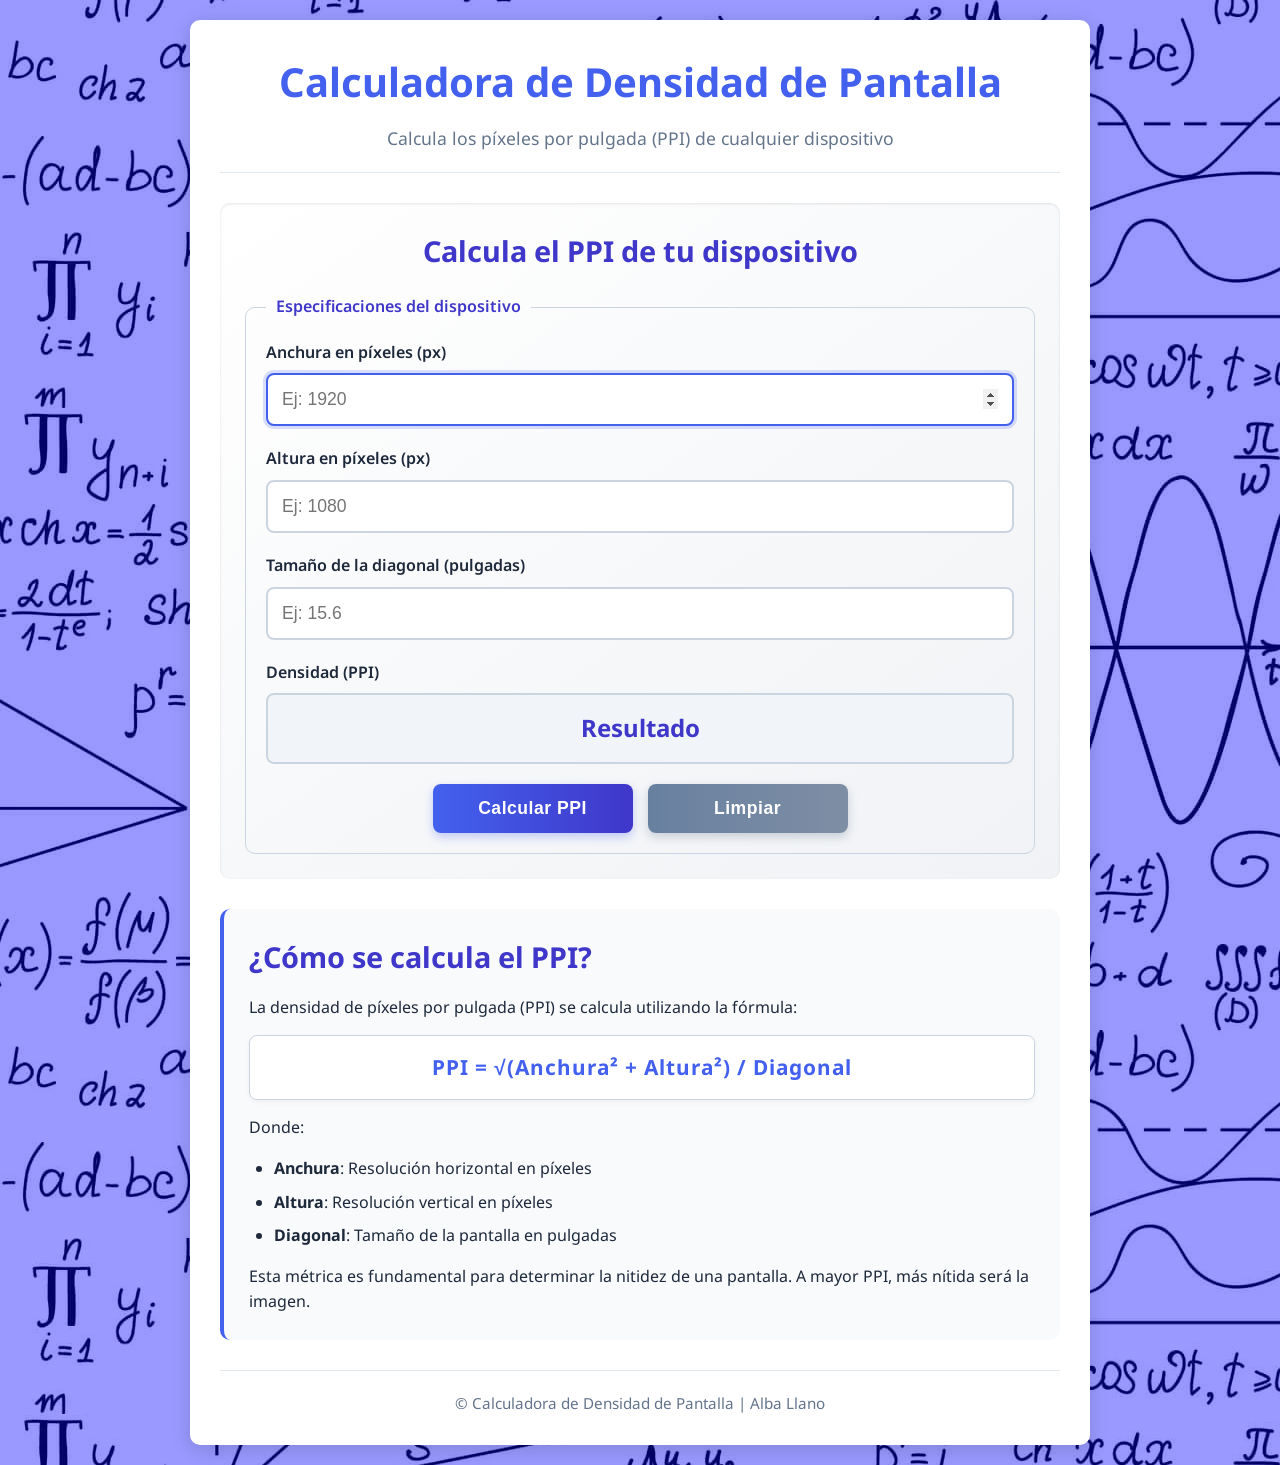
<file: calculadoraPx/index.html>
<!DOCTYPE html>
<html lang="es">
<head>
    <meta charset="UTF-8">
    <meta name="viewport" content="width=device-width, initial-scale=1.0">
    <title>Calculadora de Densidad de Pantalla</title>
    <link rel="stylesheet" href="style.css">
<style>
@import url('https://fonts.googleapis.com/css2?family=Noto+Sans:ital,wght@0,100..900;1,100..900&display=swap');
</style>
</head>
<body>
    <main class="container">
        <header><!--TITULO-->
            <h1>Calculadora de Densidad de Pantalla</h1>
            <p>Calcula los píxeles por pulgada (PPI) de cualquier dispositivo</p>
        </header>
       <!--CALCULADORA--> 
        <section class="calculator">
            <h2>Calcula el PPI de tu dispositivo</h2>
            <form id="ppi-form">
                <fieldset><!--agrupa elementos de un form-->
                    <legend>Especificaciones del dispositivo</legend>
                <!--legend titulo del fieldset--> 

                    <div class="input-group">
                        <label for="width">Anchura en píxeles (px)</label>
                        <input type="number" id="width" name="width" 
                               placeholder="Ej: 1920" min="1" required>
                    </div><!--min numero minimo y required para campo es obligatorio-->
                    
                    <div class="input-group">
                        <label for="height">Altura en píxeles (px)</label>
                        <input type="number" id="height" name="height" 
                               placeholder="Ej: 1080" min="1" required>
                    </div>
                    
                    <div class="input-group">
                        <label for="diagonal">Tamaño de la diagonal (pulgadas)</label>
                        <input type="number" id="diagonal" name="diagonal" 
                               placeholder="Ej: 15.6" min="1" step="0.1" required>
                    </div>
                    
                    <div class="result-group">
                        <label for="density">Densidad (PPI)</label>
                        <output id="density" name="density" for="width height diagonal">Resultado</output>
                    </div>
                    
                    <div class="button-group">
                        <button type="submit" class="btn-calculate">Calcular PPI</button>
                        <button type="reset" class="btn-clear">Limpiar</button>
                    </div>
                </fieldset>
            </form>
        </section>
        
        <!--INFO EXTRA-->
        <section class="info">
            <h2>¿Cómo se calcula el PPI?</h2>
            <p>La densidad de píxeles por pulgada (PPI) se calcula utilizando la fórmula:</p>
            <div class="formula">
                PPI = √(Anchura² + Altura²) / Diagonal
            </div>
            <p>Donde:</p>
            <ul>
                <li><strong>Anchura</strong>: Resolución horizontal en píxeles</li>
                <li><strong>Altura</strong>: Resolución vertical en píxeles</li>
                <li><strong>Diagonal</strong>: Tamaño de la pantalla en pulgadas</li>
            </ul>
            <p>Esta métrica es fundamental para determinar la nitidez de una pantalla. A mayor PPI, más nítida será la imagen.</p>
        </section>
        <!--FOOTER-->
        <footer>
            <p>© Calculadora de Densidad de Pantalla | Alba Llano</p>
        </footer>
    </main>
    
    <script src="script.js"></script>
</body>
</html>
</file>
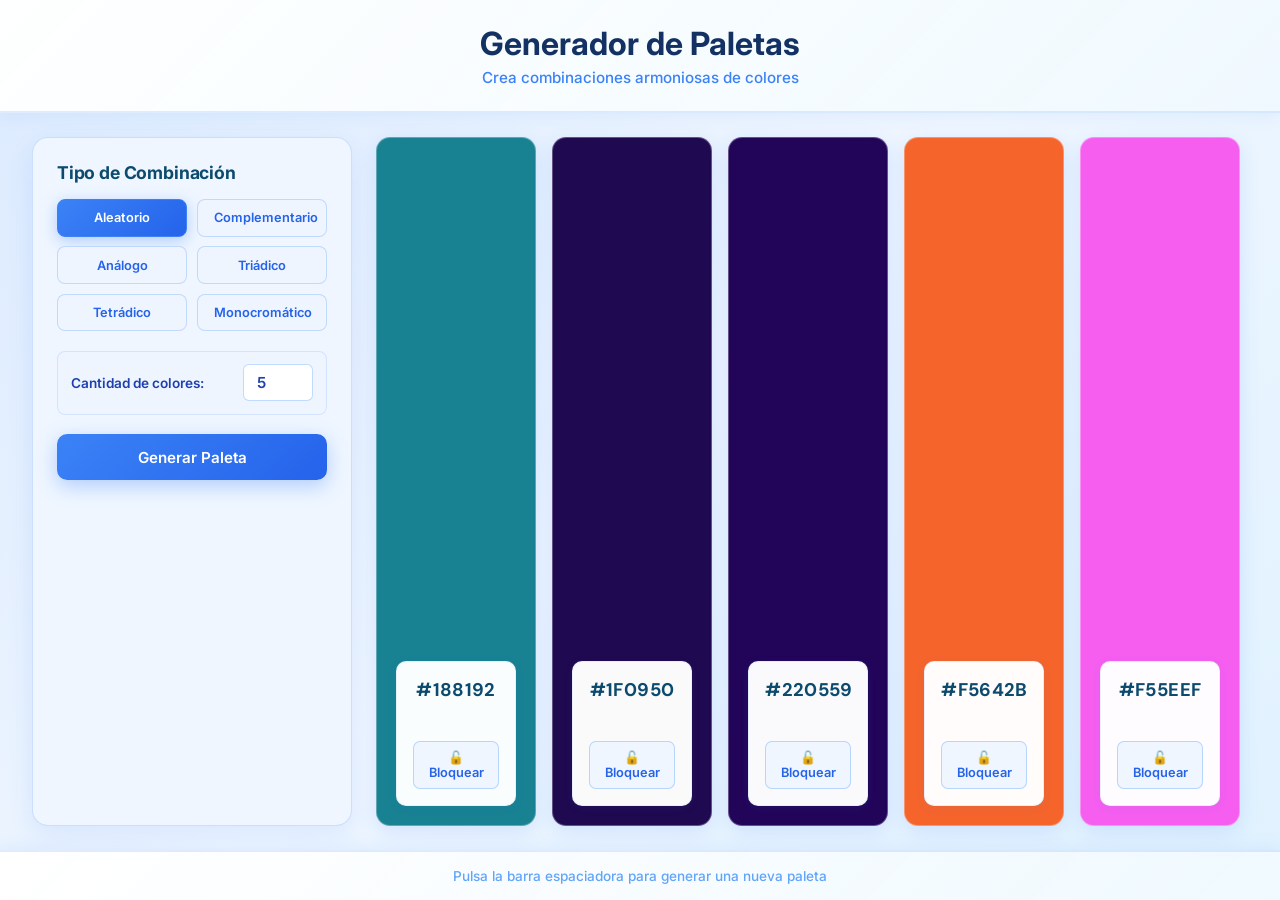
<file: paletasColores/index.html>
<!DOCTYPE html>
<html lang="es">
<head>
    <meta charset="UTF-8">
    <meta name="viewport" content="width=device-width, initial-scale=1.0">
    <title>Generador de Paletas de Colores</title>
    <link rel="preconnect" href="https://fonts.googleapis.com">
    <link rel="preconnect" href="https://fonts.gstatic.com" crossorigin>
    <link href="https://fonts.googleapis.com/css2?family=Inter:wght@400;600;700;800&family=DM+Sans:wght@500;700&display=swap" rel="stylesheet">
    <link rel="stylesheet" href="style.css">
</head>
<body>
    <header>
        <h1>Generador de Paletas</h1>
        <p>Crea combinaciones armoniosas de colores</p>
    </header>

    <main>
        <section class="controles">
            <h2>Tipo de Combinación</h2>
            <nav class="botones-tipo">
                <button class="btn-tipo active" data-tipo="aleatorio">Aleatorio</button>
                <button class="btn-tipo" data-tipo="complementario">Complementario</button>
                <button class="btn-tipo" data-tipo="analogo">Análogo</button>
                <button class="btn-tipo" data-tipo="triadico">Triádico</button>
                <button class="btn-tipo" data-tipo="tetradico">Tetrádico</button>
                <button class="btn-tipo" data-tipo="monocromatico">Monocromático</button>
            </nav>

            <section class="controles-cantidad">
                <label for="cantidad-colores">Cantidad de colores:</label>
                <input type="number" id="cantidad-colores" min="2" max="5" value="5">
            </section>

            <button id="generar-paleta" class="btn-principal">Generar Paleta</button>
        </section>

        <section id="paleta-contenedor" class="paleta">
            <!-- los colores se generan aqui dinamicamente -->
        </section>
    </main>

    <footer>
        <p>Pulsa la barra espaciadora para generar una nueva paleta</p>
    </footer>

    <script src="script.js"></script>
</body>
</html>
</file>
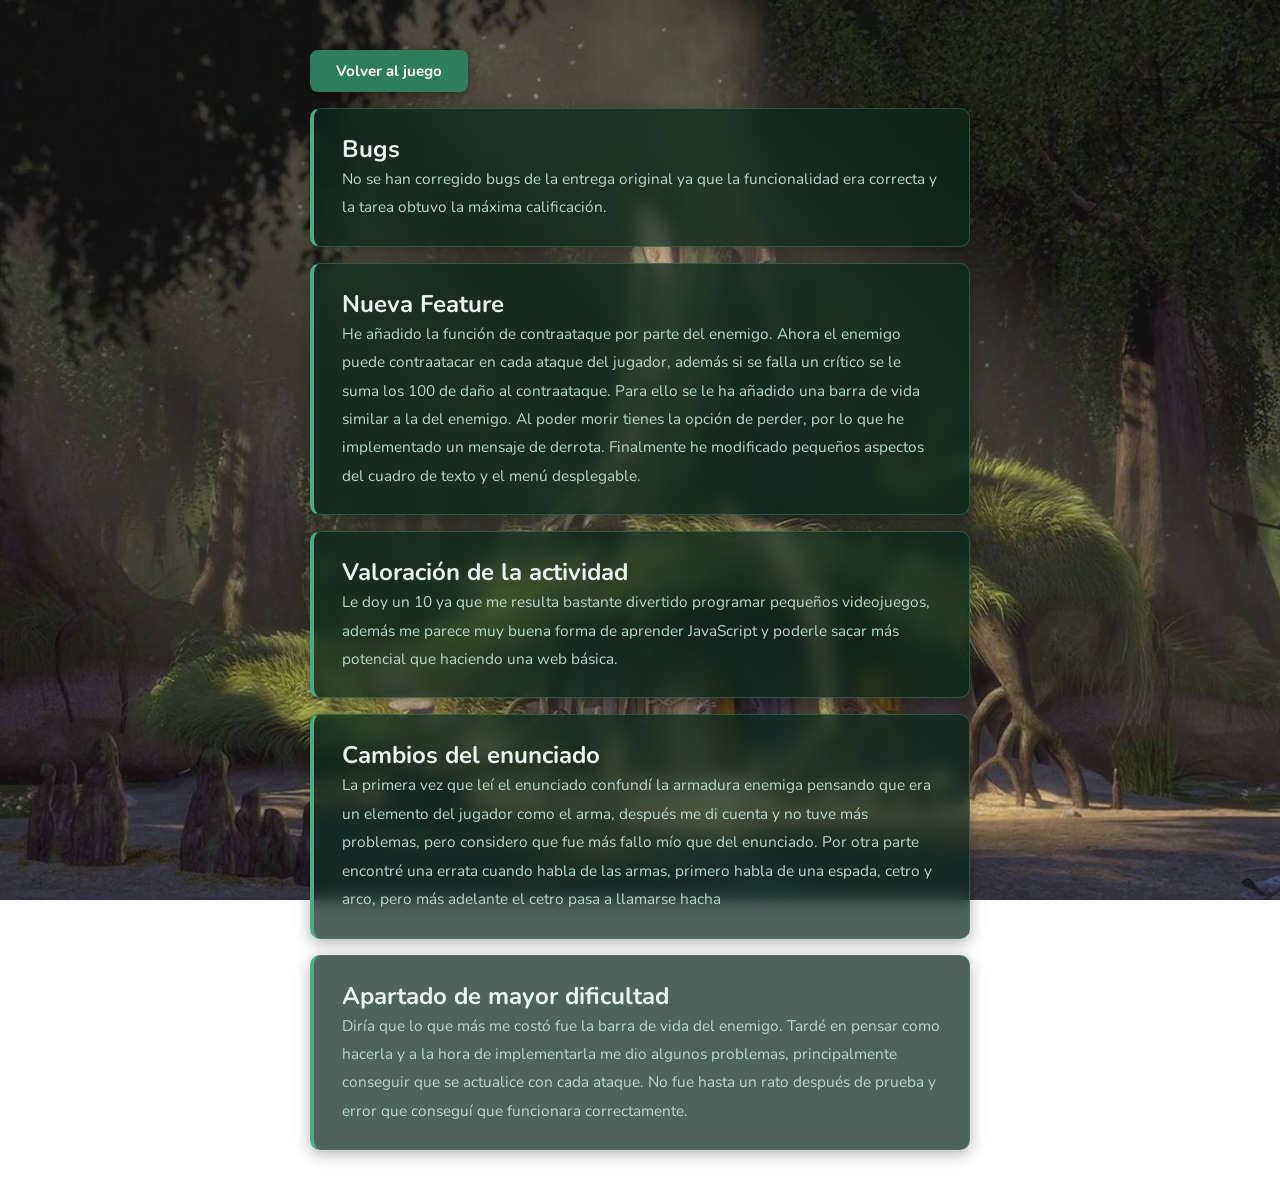
<file: simulador_entrega3/informe.html>
<!DOCTYPE html>
<html lang="es">

<head>
    <meta charset="UTF-8">
    <meta name="viewport" content="width=device-width, initial-scale=1.0">
    <title>Informe</title>
    <link rel="stylesheet" href="informe.css">
</head>

<body>
    <main>
        <h2><a id="volver" href="UP4_Tarea2AlbaLlano.html">Volver al juego</a></h2>
        <article>
            <h1>Bugs</h1>
            <p>No se han corregido bugs de la entrega original ya que la funcionalidad era correcta y la tarea obtuvo la
                máxima calificación.</p>
        </article>
        <article>
            <h1>Nueva Feature</h1>
            <p>He añadido la función de contraataque por parte del enemigo. Ahora el enemigo puede contraatacar en cada
                ataque del jugador, además si se falla un crítico se le suma los 100 de daño al contraataque. Para ello
                se le ha añadido una barra de vida similar a la del enemigo.
                Al poder morir tienes la opción de perder, por lo que he implementado un mensaje de derrota.
                Finalmente he modificado pequeños aspectos del cuadro de texto y el menú desplegable.
            </p>
        </article>
        <article>
            <h1>Valoración de la actividad</h1>
            <p>Le doy un 10 ya que me resulta bastante divertido programar pequeños videojuegos, además me parece muy
                buena forma de aprender JavaScript y poderle sacar más potencial que haciendo una web básica. </p>
        </article>
        <article>
            <h1>Cambios del enunciado</h1>
            <p>La primera vez que leí el enunciado confundí la armadura enemiga pensando que era un elemento del jugador
                como el arma, después me di cuenta y no tuve más problemas, pero considero que fue más fallo mío que del
                enunciado. Por otra parte encontré una errata cuando habla de las armas, primero habla de una espada,
                cetro y arco, pero más adelante el cetro pasa a llamarse hacha</p>
        </article>
        <article>
            <h1>Apartado de mayor dificultad</h1>
            <p>Diría que lo que más me costó fue la barra de vida del enemigo. Tardé en pensar como hacerla y a la hora
                de implementarla me dio algunos problemas, principalmente conseguir que se actualice con cada ataque.
                No fue hasta un rato después de prueba y error que conseguí que funcionara correctamente.</p>
        </article>
    </main>

</body>

</html>
</file>
<file: calculadoraPx/style.css>
.noto-sans {
  font-family: "Noto Sans", sans-serif;
  font-optical-sizing: auto;
  font-weight: 900;
  font-style: normal;
  font-variation-settings:
    "wdth" 100;
}



* {
    margin: 0;
    padding: 0;
    box-sizing: border-box;
}

:root {/*definicion de variables para los colores*/
    --primary-color: #4361ee;
    --secondary-color: #3f37c9;
    --success-color: #4cc9f0;
    --danger-color: #f72585;
    --dark-color: #1e293b;
    --light-color: #f8f9fa;
    --gray-color: #64748b;
    --border-radius: 10px;
    --box-shadow: 0 4px 20px rgba(0, 0, 0, 0.15);
    --transition: all 0.3s ease;
    --fieldset-border: 1px solid #cbd5e1;
}

body {
    font-family: 'noto sans', Tahoma, Geneva, Verdana, sans-serif;
    line-height: 1.6;
    color: var(--dark-color);
    background: linear-gradient(135deg, #222046 0%, #2e45aa 100%);
    min-height: 100vh;
    padding: 20px;
      background-image:
        linear-gradient(
            rgba(0, 0, 255, 0.4),
            rgba(0, 0, 255, 0.4)
        ),
        url("RECURSOS/fondoMates.webp");
}
h1{
    font-family: 'noto sans'
}
.container {
    max-width: 900px;
    margin: 0 auto;
    background-color: white;
    border-radius: var(--border-radius);
    box-shadow: var(--box-shadow);
    padding: 30px;
}

header {
    text-align: center;
    margin-bottom: 30px;
    padding-bottom: 20px;
    border-bottom: 1px solid #e2e8f0;
}

header h1 {
    font-size: 2.5rem;
    margin-bottom: 10px;
    color: var(--primary-color);
    font-weight: 700;
}

header p {
    color: var(--gray-color);
    font-size: 1.1rem;
}

.calculator {
    background: linear-gradient(145deg, #ffffff, #f0f2f5);
    border-radius: var(--border-radius);
    padding: 25px;
    margin-bottom: 30px;
    box-shadow: inset 0 1px 3px rgba(0,0,0,0.1);
}

.calculator h2 {
    text-align: center;
    margin-bottom: 20px;
    color: var(--secondary-color);
    font-size: 1.8rem;
}

form {
    width: 100%;
}

fieldset {
    border: var(--fieldset-border);
    border-radius: var(--border-radius);
    padding: 20px;
    margin: 0;
    legend {
        font-weight: 600;
        padding: 0 10px;
        color: var(--secondary-color);
    }
}

.input-group, .result-group {
    margin-bottom: 20px;
}

.input-group label, .result-group label {
    display: block;
    margin-bottom: 8px;
    font-weight: 600;
    color: var(--dark-color);
}

.input-group input {
    width: 100%;
    padding: 14px;
    border: 2px solid #cbd5e1;
    border-radius: 8px;
    font-size: 1.1rem;
    transition: var(--transition);
}

.input-group input:focus {
    outline: none;
    border-color: var(--primary-color);
    box-shadow: 0 0 0 3px rgba(67, 97, 238, 0.2);
}

.result-group label {
    display: block;
    margin-bottom: 8px;
    font-weight: 600;
    color: var(--dark-color);
}

.result-group output {
    display: block;
    width: 100%;
    padding: 14px;
    border: 2px solid #cbd5e1;
    border-radius: 8px;
    font-size: 1.5rem;
    font-weight: bold;
    color: var(--secondary-color);
    text-align: center;
    background-color: #f1f5f9;
    margin-top: 8px;
    min-height: 2.5rem;
    display: flex;
    align-items: center;
    justify-content: center;
}

.button-group {
    display: flex;
    gap: 15px;
    margin-top: 10px;
    justify-content: center;
}

.btn-calculate, .btn-clear {
    flex: 1;
    padding: 14px;
    border: none;
    border-radius: 8px;
    font-size: 1.1rem;
    font-weight: 600;
    cursor: pointer;
    transition: var(--transition);
    letter-spacing: 0.5px;
    max-width: 200px;
}

.btn-calculate {
    background: linear-gradient(to right, var(--primary-color), var(--secondary-color));
    color: white;
    box-shadow: 0 4px 10px rgba(67, 97, 238, 0.3);
}

.btn-calculate:hover {
    transform: translateY(-2px);
    box-shadow: 0 6px 15px rgba(67, 97, 238, 0.4);
}

.btn-calculate:active {
    transform: translateY(0);
}

.btn-clear {
    background: linear-gradient(to right, #6880a0, #7e8ea4);
    color: white;
    box-shadow: 0 4px 10px rgba(100, 116, 139, 0.3);
}

.btn-clear:hover {
    transform: translateY(-2px);
    box-shadow: 0 6px 15px rgba(100, 116, 139, 0.4);
}

.btn-clear:active {
    transform: translateY(0);
}

.info {
    background-color: #f8fafc;
    border-radius: var(--border-radius);
    padding: 25px;
    margin-top: 20px;
    border-left: 4px solid var(--primary-color);
}

.info h2 {
    color: var(--secondary-color);
    margin-bottom: 15px;
    font-size: 1.8rem;
}

.formula {
    background-color: white;
    border: 1px solid #cbd5e1;
    border-radius: 8px;
    padding: 15px;
    margin: 15px 0;
    text-align: center;
    font-weight: bold;
    font-size: 1.3rem;
    letter-spacing: 1px;
    color: var(--primary-color);
    box-shadow: 0 2px 5px rgba(0,0,0,0.05);
}

.info ul {
    margin: 15px 0 15px 25px;
}

.info li {
    margin-bottom: 8px;
}

footer {
    text-align: center;
    margin-top: 30px;
    padding-top: 20px;
    border-top: 1px solid #e2e8f0;
    color: var(--gray-color);
    font-size: 0.95rem;
}

/* OTRAS PANTALLAS */
@media (max-width: 768px) {
    .container {
        padding: 20px;
    }
    
    header h1 {
        font-size: 2rem;
    }
    
    .button-group {
        flex-direction: column;
        align-items: center;
    }
    
    .btn-calculate, .btn-clear {
        width: 100%;
        max-width: 100%;
    }
    
    .calculator, .info {
        padding: 20px;
    }
    
    fieldset {
        padding: 15px;
    }
}

@media (max-width: 480px) {
    body {
        padding: 10px;
    }
    
    .container {
        padding: 15px;
    }
    
    header h1 {
        font-size: 1.8rem;
    }
    
    header p {
        font-size: 1rem;
    }
    
    .formula {
        font-size: 1.1rem;
        padding: 10px;
    }
    
    .calculator h2 {
        font-size: 1.5rem;
    }
}
</file>
<file: paletasColores/style.css>
* {
    margin: 0;
    padding: 0;
    box-sizing: border-box;
}

body {
    font-family: 'Inter', sans-serif;
    background: linear-gradient(135deg, #dbeafe 0%, #eff6ff 50%, #e0f2fe 100%);
    height: 100vh;
    display: flex;
    flex-direction: column;
    color: #0c4a6e;
    position: relative;

}

header {
    background: linear-gradient(135deg, rgba(255, 255, 255, 0.98) 0%, rgba(240, 249, 255, 0.95) 100%);

    padding: 1.5rem 2rem;
    text-align: center;
    border-bottom: 2px solid rgba(59, 130, 246, 0.15);
    position: relative;
    z-index: 10;
    box-shadow: 0 4px 15px rgba(59, 130, 246, 0.08);
}

header h1 {
    font-size: 2rem;
    color: #133263;
    font-weight: 700;
    margin-bottom: 0.3rem;
}

header p {
    color: #3b82f6;
    font-size: 0.95rem;
    font-weight: 500;
}

main {
    flex: 1;
    padding: 1.5rem 2rem;
    max-width: 1600px;
    margin: 0 auto;
    width: 100%;
    position: relative;
    z-index: 10;
    display: flex;
    gap: 1.5rem;

}

/*panel lateral*/
.controles {
    background-color: #eff6ff;
    padding: 1.5rem;
    border-radius: 16px;
    border: 1px solid rgba(59, 130, 246, 0.2);
    box-shadow: 0 8px 25px rgba(59, 130, 246, 0.12);
    width: 320px;
    display: flex;
    flex-direction: column;

}

.controles h2 {
    margin-bottom: 1rem;
    font-size: 1.1rem;
    letter-spacing: -0.01em;
}

.botones-tipo {
    display: grid;
    grid-template-columns: 1fr 1fr;
    gap: 0.6rem;
    margin-bottom: 1.2rem;
}

.btn-tipo {
    padding: 0.65rem 1rem;
    border: 1.5px solid rgba(59, 130, 246, 0.25);
    background: rgba(239, 246, 255, 0.9);
    color: #2563eb;
    border-radius: 8px;
    cursor: pointer;
    font-family: 'Inter', sans-serif;
    font-weight: 600;
    font-size: 0.8rem;
    transition: all 0.3s ease;
    position: relative;
    overflow: hidden;
}

.btn-tipo::before {
    content: '';
    position: absolute;
    top: 0;
    left: -100%;
    width: 100%;
    height: 100%;
    background: linear-gradient(90deg, transparent, rgba(59, 130, 246, 0.15), transparent);
    transition: left 0.5s;
    pointer-events: none;
}

.btn-tipo:hover::before {
    left: 100%;
}

.btn-tipo:hover {
    background: rgba(219, 234, 254, 1);
    border-color: rgba(59, 130, 246, 0.4);
    color: #1e40af;
    transform: translateY(-1px);
    box-shadow: 0 4px 12px rgba(59, 130, 246, 0.2);
}

.btn-tipo.active {
    background: linear-gradient(135deg, #3b82f6 0%, #2563eb 100%);
    border-color: #3b82f6;
    color: #fff;
    box-shadow: 0 4px 15px rgba(59, 130, 246, 0.35);
}

.controles-cantidad {
    display: flex;
    align-items: center;
    gap: 0.8rem;
    margin-bottom: 1.2rem;
    padding: 0.8rem;
    background: rgba(239, 246, 255, 0.8);
    border-radius: 8px;
    border: 1px solid rgba(59, 130, 246, 0.15);
}

.controles-cantidad label {
    font-weight: 600;
    color: #1e40af;
    font-size: 0.85rem;
    flex: 1;
}

.controles-cantidad input {
    padding: 0.5rem 0.8rem;
    border: 1.5px solid rgba(96, 165, 250, 0.4);
    background: #fff;
    border-radius: 6px;
    font-family: 'Inter', sans-serif;
    font-size: 0.95rem;
    font-weight: 600;
    width: 70px;
    color: #1e40af;
    transition: all 0.2s ease;
}

.controles-cantidad input:focus {
    outline: none;
    border-color: #3b82f6;
    box-shadow: 0 0 0 3px rgba(59, 130, 246, 0.15);
}

.btn-principal {
    width: 100%;
    padding: 0.85rem 1.5rem;
    background: linear-gradient(135deg, #3b82f6 0%, #2563eb 50%, #1e40af 100%);
    background-size: 200% 200%;
    color: white;
    border: none;
    border-radius: 10px;
    font-family: 'Inter', sans-serif;
    font-weight: 600;
    font-size: 0.95rem;
    cursor: pointer;
    transition: all 0.3s ease;
    box-shadow: 0 6px 20px rgba(59, 130, 246, 0.35);
    position: relative;
    overflow: hidden;
}

.btn-principal::before {
    content: '';
    position: absolute;
    top: 0;
    left: 0;
    width: 100%;
    height: 100%;
    background: linear-gradient(135deg, transparent 0%, rgba(255, 255, 255, 0.2) 50%, transparent 100%);
    transform: translateX(-100%);
    transition: transform 0.6s;
    pointer-events: none;
}

.btn-principal:hover::before {
    transform: translateX(100%);
}

.btn-principal:hover {
    transform: translateY(-2px);
    box-shadow: 0 8px 25px rgba(59, 130, 246, 0.45);
    background-position: 100% 0;
}

.btn-principal:active {
    transform: translateY(0);
}

.paleta {
    flex: 1;
    display: grid;
    grid-template-columns: repeat(auto-fit, minmax(160px, 1fr));
    grid-auto-rows: 1fr;
    gap: 1rem;
    padding-right: 0.5rem;
}

.color-card {
    height: 100%;
    min-height: 250px;
    border-radius: 14px;
    display: flex;
    flex-direction: column;
    justify-content: flex-end;
    padding: 1.2rem;
    cursor: pointer;
    transition: all 0.3s cubic-bezier(0.4, 0, 0.2, 1);
    box-shadow: 0 6px 20px rgba(59, 130, 246, 0.15);
    position: relative;
    overflow: hidden;
    border: 1px solid rgba(255, 255, 255, 0.3);
}

.color-card::before {
    content: '';
    position: absolute;
    top: -50%;
    left: -50%;
    width: 200%;
    height: 200%;
    background: radial-gradient(circle, rgba(255, 255, 255, 0.2) 0%, transparent 60%);
    opacity: 0;
    transition: opacity 0.3s;
    pointer-events: none;
}

.color-card:hover::before {
    opacity: 1;
}

.color-card:hover {
    transform: translateY(-8px) scale(1.02);
    box-shadow: 0 15px 35px rgba(59, 130, 246, 0.25);
}

.color-info {
    background: rgba(255, 255, 255, 0.98);
    backdrop-filter: blur(10px);
    padding: 1rem;
    border-radius: 10px;
    border: 1px solid rgba(59, 130, 246, 0.1);
    box-shadow: 0 2px 10px rgba(59, 130, 246, 0.08);
}

.color-code {
    font-family: 'DM Sans', sans-serif;
    font-size: 1.15rem;
    font-weight: 700;
    text-align: center;
    margin-bottom: 0.6rem;
    color: #0c4a6e;
    letter-spacing: 0.02em;
}

.color-status {
    text-align: center;
    font-size: 0.8rem;
    color: #0ea5e9;
    min-height: 20px;
    font-weight: 600;
    text-transform: uppercase;
    letter-spacing: 0.05em;
}

.btn-bloquear {
    background: rgba(239, 246, 255, 0.9);
    border: 1.5px solid rgba(96, 165, 250, 0.4);
    padding: 0.5rem 0.9rem;
    border-radius: 7px;
    cursor: pointer;
    font-family: 'Inter', sans-serif;
    font-weight: 600;
    font-size: 0.8rem;
    transition: all 0.2s ease;
    margin-top: 0.6rem;
    color: #2563eb;
    width: 100%;
}

.btn-bloquear:hover {
    background: rgba(219, 234, 254, 1);
    border-color: rgba(59, 130, 246, 0.6);
    transform: scale(1.02);
}

.btn-bloquear.bloqueado {
    background: linear-gradient(135deg, #f59e0b 0%, #d97706 100%);
    border-color: #f59e0b;
    color: #78350f;
    box-shadow: 0 3px 12px rgba(245, 158, 11, 0.35);
}

.locked-icon {
    display: none;
}

.btn-bloquear.bloqueado .locked-icon {
    display: inline;
}

.btn-bloquear.bloqueado .unlocked-icon {
    display: none;
}

footer {
    background: linear-gradient(135deg, rgba(255, 255, 255, 0.98) 0%, rgba(240, 249, 255, 0.95) 100%);
    backdrop-filter: blur(20px);
    padding: 1rem;
    text-align: center;
    color: #60a5fa;
    font-size: 0.85rem;
    border-top: 2px solid rgba(59, 130, 246, 0.15);
    position: relative;
    z-index: 10;
    box-shadow: 0 -4px 15px rgba(59, 130, 246, 0.08);
}

footer p {
    font-weight: 500;
}


/* pantallas medianas */
@media (max-width: 1024px) {
    body {
        min-height: 100vh;
        height: auto;
        overflow-y: auto;
    }

    main {
        flex-direction: column;
        overflow-y: visible;
        min-height: auto;
    }

    .controles {
        width: 100%;
        max-height: none;
    }

    .paleta {
        grid-template-columns: repeat(auto-fit, minmax(140px, 1fr));
        overflow-y: visible;
        min-height: 300px;
    }
}

/*  para moviles */
@media (max-width: 768px) {
    body {
        min-height: 100vh;
        height: auto;
        overflow-y: auto;
    }

    header {
        padding: 1.2rem 1.5rem;
    }

    header h1 {
        font-size: 1.6rem;
    }

    header p {
        font-size: 0.85rem;
    }

    main {
        padding: 1rem;
        flex-direction: column;
        overflow-y: visible;
    }

    .controles {
        padding: 1.2rem;
        width: 100%;
        max-height: none;
        margin-bottom: 1rem;
    }

    .botones-tipo {
        grid-template-columns: 1fr;
        gap: 0.5rem;
    }

    .btn-tipo {
        padding: 0.8rem 1rem;
        font-size: 0.85rem;
    }

    .paleta {
        grid-template-columns: repeat(2, 1fr);
        gap: 0.8rem;
        overflow-y: visible;
        padding-right: 0;
        min-height: auto;
    }

    .color-card {
        min-height: 180px;
        padding: 1rem;
    }

    .color-code {
        font-size: 1rem;
    }

    footer {
        padding: 0.8rem;
        font-size: 0.75rem;
    }
}
</file>
<file: simulador_entrega3/informe.css>
@import url('https://fonts.googleapis.com/css2?family=Nunito:wght@300;400;600;700&display=swap');

:root {
    --verde:        #2e7d5e;
    --verde-claro:  #4aab85;
    --texto:        #e8f5f0;
    --texto-suave:  #b8d8cc;
    --borde:        rgba(74, 171, 133, 0.35);
    --superficie:   rgba(10, 40, 28, 0.72);
}

* {
    box-sizing: border-box;
    margin: 0;
    padding: 0;
}

body {
    font-family: 'Nunito', sans-serif;
    background-image: url('recursos/cienaga.jpg');
    background-size: cover;
    background-position: center;
    background-attachment: fixed;
    color: var(--texto);
    min-height: 100vh;
    padding: 50px 20px;
}

header {
    max-width: 660px;
    margin: 0 auto 36px auto;
    text-align: center;
    padding-bottom: 26px;
    border-bottom: 1px solid var(--borde);
}

header h1 {
    font-size: 2rem;
    font-weight: 700;
    color: var(--texto);
    margin-bottom: 6px;
    text-shadow: 0 2px 8px rgba(0,0,0,0.6);
}

header p {
    font-size: 0.9rem;
    color: var(--texto-suave);
    font-weight: 300;
}

main {
    max-width: 660px;
    margin: 0 auto;
    display: flex;
    flex-direction: column;
    gap: 16px;
}

article {
    background: var(--superficie);
    backdrop-filter: blur(8px);
    -webkit-backdrop-filter: blur(8px);
    border: 1px solid var(--borde);
    border-left: 4px solid var(--verde-claro);
    border-radius: 10px;
    padding: 24px 28px;
    box-shadow: 0 4px 16px rgba(0,0,0,0.3);
    transition: transform 0.2s ease, box-shadow 0.2s ease;
}

article:hover {
    transform: translateY(-2px);
    box-shadow: 0 8px 24px rgba(0,0,0,0.4);
}

article h2 {
    font-size: 0.8rem;
    font-weight: 700;
    letter-spacing: 2px;
    text-transform: uppercase;
    color: var(--verde-claro);
    margin-bottom: 10px;
}

article p {
    font-size: 0.96rem;
    line-height: 1.85;
    color: var(--texto-suave);
}

footer {
    max-width: 660px;
    margin: 32px auto 0 auto;
}

#volver {
    display: inline-flex;
    align-items: center;
    gap: 8px;
    padding: 11px 26px;
    font-family: 'Nunito', sans-serif;
    font-size: 0.95rem;
    font-weight: 700;
    color: #ffffff;
    text-decoration: none;
    background: var(--verde);
    border-radius: 8px;
    box-shadow: 0 3px 12px rgba(0,0,0,0.4);
    transition: background 0.2s ease, transform 0.2s ease;
}

#volver:hover {
    background: var(--verde-claro);
    transform: translateY(-2px);
}

#volver:active {
    transform: translateY(0);
}

#volver:hover {
    background: var(--verde-claro);
    transform: translateY(-2px);
}

#volver:active {
    transform: translateY(0);
}
</file>
